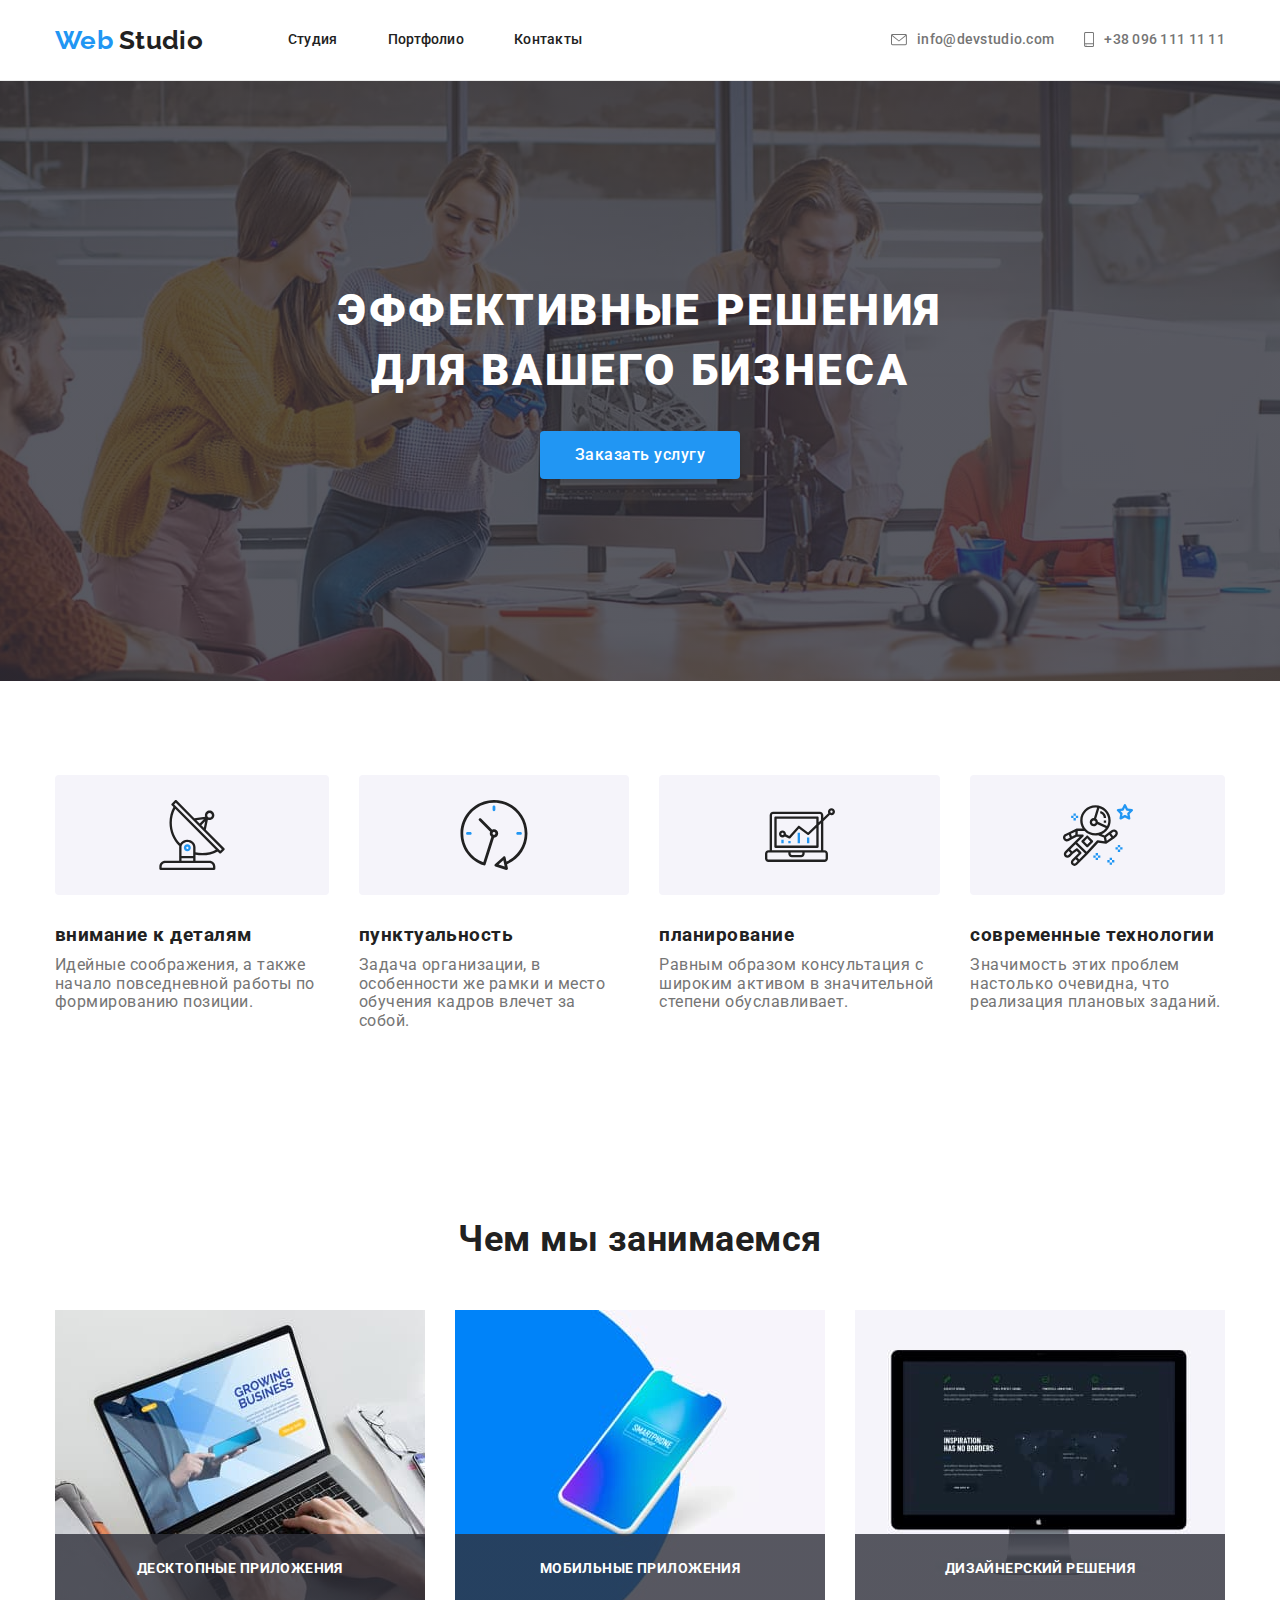
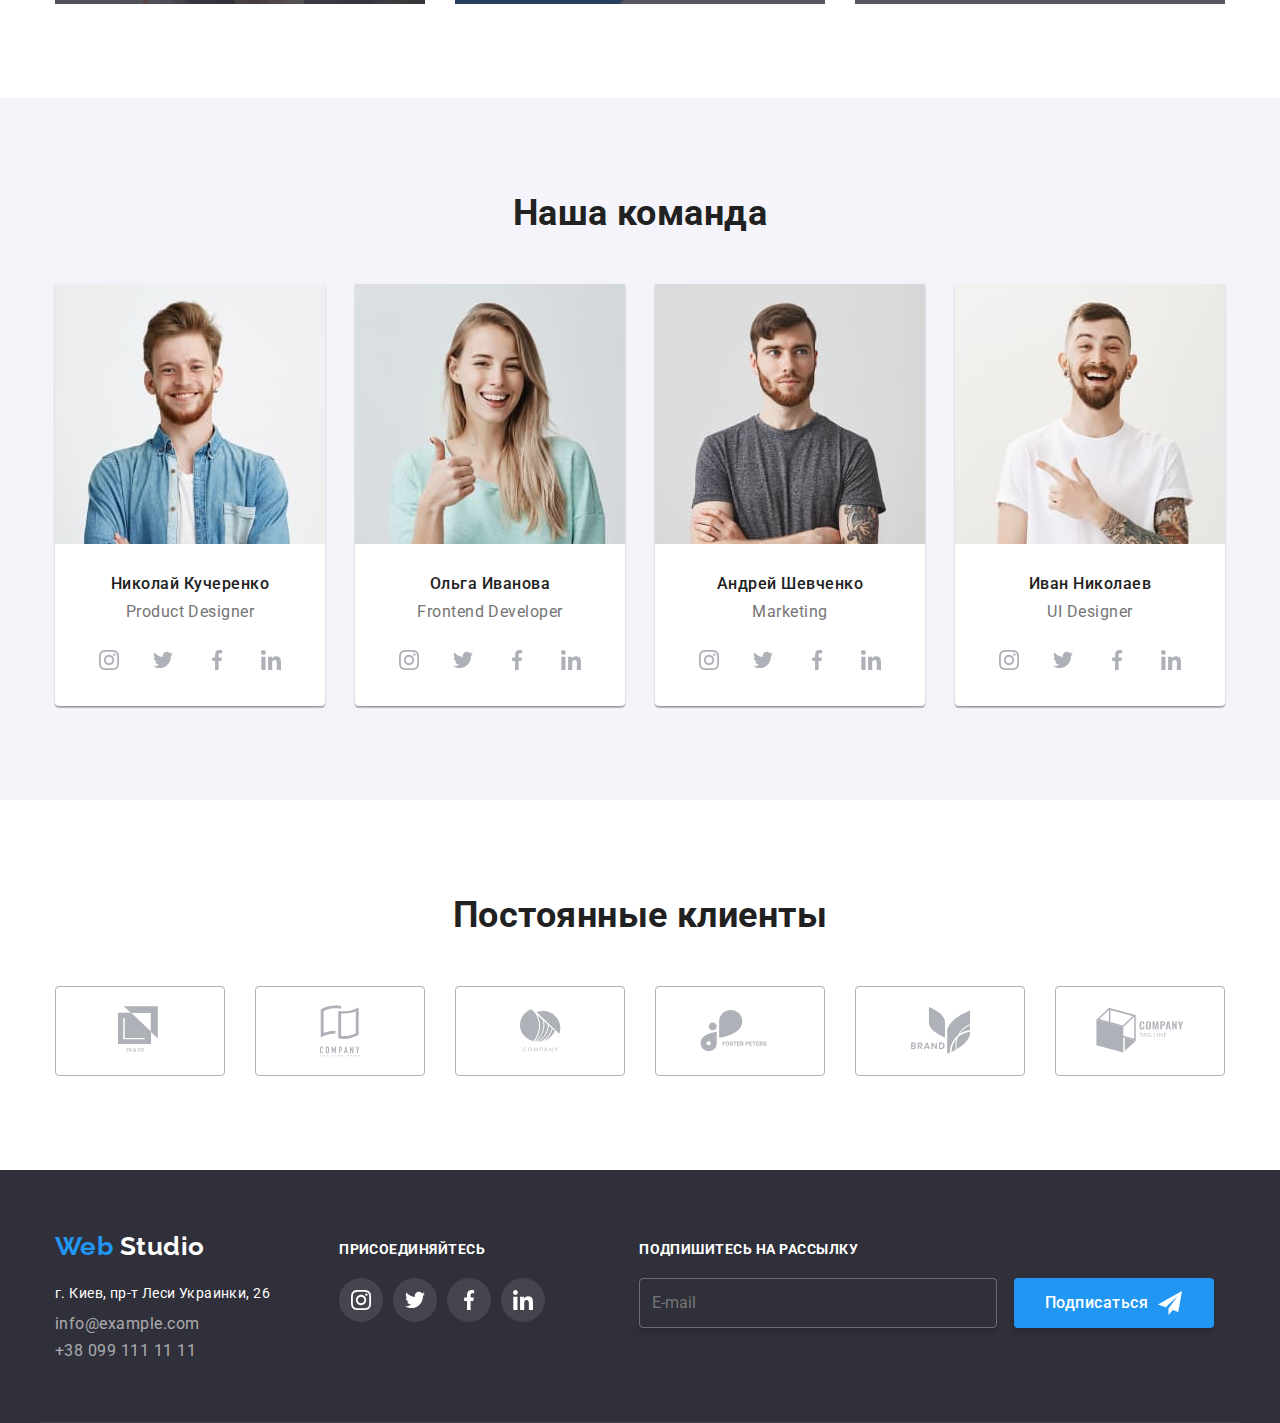
<file: index.html>
<!DOCTYPE html>
<html lang="ru">
  <head>
    <meta charset="UTF-8" />
    <meta name="viewport" content="width=device-width, initial-scale=1.0" />
    <title>Web Studio</title>
    <link
      href="https://fonts.googleapis.com/css2?family=Raleway:wght@700&family=Roboto:wght@400;500;700;900&display=swap"
      rel="stylesheet"
    />
    <link
      rel="stylesheet"
      href="https://cdnjs.cloudflare.com/ajax/libs/modern-normalize/0.6.0/modern-normalize.min.css"
    />
    <link rel="stylesheet" href="./css/styles.css" />
    <!-- <link rel="stylesheet" href="./css/development.css" /> -->
  </head>
  <body>
    <!-- Шапка сайта -->
    <header class="nav">
      <div class="container">
        <nav class="nav-links main">
          <a class="logo" href="./index.html">
            <span class="logo-web">Web</span>
            <span class="logo-studio">Studio</span>
          </a>
          <ul class="nav-list">
            <li class="nav-list-item"><a class="item" href="#">Студия</a></li>
            <li class="nav-list-item">
              <a class="item" href="./portfolio.html">Портфолио</a>
            </li>
            <li class="nav-list-item"><a class="item" href="#">Контакты</a></li>
          </ul>

          <ul class="adress">
            <li class="adress-list">
              <a class="adress-header" href="mailto:info@devstudio.com">
                <svg class="icon-header" width="16" height="12">
                  <use href="./images/sprite.svg#icon-letter"></use>
                </svg>
                info@devstudio.com</a
              >
            </li>
            <li class="adress-list">
              <a class="adress-header" href="tel:+380961111111">
                <svg class="icon-header" width="10" height="15">
                  <use href="./images/sprite.svg#icon-smartphone"></use>
                </svg>
                +38 096 111 11 11</a
              >
            </li>
          </ul>
        </nav>
      </div>
    </header>

    <main>
      <!-- Решения для бизнеса -->
      <section class="main-foto">
        <div class="container main">
          <h1 class="main-title">эффективные решения для вашего бизнеса</h1>
          <button class="button-primary" data-modal-open>
            Заказать услугу
          </button>

          <div class="backdrop is-hidden" data-modal>
            <div class="modal">
              <button class="button-modal" data-modal-close>
                <svg class="icon-modal">
                  <use href="./images/sprite-modal.svg#icon-modalclose"></use>
                </svg>
              </button>
              <b class="modal-text">Оставьте свои данные, мы вам перезвоним</b>

              <form class="form" autocomplete="off">
                <div class="form-field-backdrop">
                  <input
                    type="text"
                    id="name"
                    name="name"
                    class="form-input"
                    placeholder=" "
                  />
                  <label for="name" class="label-absolute">Имя</label>
                  <svg class="icon-modal-input">
                    <use
                      href="./images/sprite-modal.svg#icon-modalperson"
                    ></use>
                  </svg>
                </div>
                <div class="form-field-backdrop">
                  <input
                    type="tel"
                    id="tel"
                    name="tel"
                    class="form-input"
                    placeholder=" "
                  />
                  <label for="tel" class="label-absolute">Телефон</label>
                  <svg class="icon-modal-input">
                    <use href="./images/sprite-modal.svg#icon-modalphone"></use>
                  </svg>
                </div>
                <div class="form-field-backdrop">
                  <input
                    type="email"
                    id="email"
                    name="email"
                    class="form-input"
                    placeholder=" "
                  />
                  <label for="email" class="label-absolute">E-mail</label>
                  <svg class="icon-modal-input">
                    <use href="./images/sprite-modal.svg#icon-modalemail"></use>
                  </svg>
                </div>

                <div class="textarea-block">
                  <textarea
                    name="comment"
                    id="comment"
                    cols="30"
                    rows="10"
                    class="textarea-comment"
                    placeholder=" "
                  ></textarea>
                  <label for="comment" name="comment" class="comment"
                    >Комментарий
                  </label>
                </div>

                <div class="policy">
                  <label class="check">
                    <input type="checkbox" name="option" class="check-input" />
                    <span class="check-box"></span>
                    Соглашаюсь с рассылкой и принимаю
                  </label>

                  <a href="#">
                    <span class="policy-terms">Условия договора</span>
                  </a>
                </div>

                <button class="button-send" type="submit">Отправить</button>
              </form>
            </div>
          </div>
        </div>
      </section>

      <!-- Преимущества -->
      <section class="advantage">
        <div class="container">
          <h2 class="advantage-upper-title">Наши преимущества</h2>
          <ul class="list">
            <li class="list-advantage">
              <div>
                <svg class="icon-advantage">
                  <use href="./images/sprite.svg#icon-antenna"></use>
                </svg>
              </div>
              <h3 class="advantage-bottom-title">внимание к деталям</h3>
              <p class="advantage-words">
                Идейные соображения, а также начало повседневной работы по
                формированию позиции.
              </p>
            </li>
            <li class="list-advantage">
              <div>
                <svg class="icon-advantage">
                  <use href="./images/sprite.svg#icon-clock"></use>
                </svg>
              </div>
              <h3 class="advantage-bottom-title">пунктуальность</h3>
              <p class="advantage-words">
                Задача организации, в особенности же рамки и место обучения
                кадров влечет за собой.
              </p>
            </li>
            <li class="list-advantage">
              <div>
                <svg class="icon-advantage">
                  <use href="./images/sprite.svg#icon-diagram"></use>
                </svg>
              </div>
              <h3 class="advantage-bottom-title">планирование</h3>
              <p class="advantage-words">
                Равным образом консультация с широким активом в значительной
                степени обуславливает.
              </p>
            </li>
            <li class="list-advantage">
              <div>
                <svg class="icon-advantage">
                  <use href="./images/sprite.svg#icon-astronaut"></use>
                </svg>
              </div>
              <h3 class="advantage-bottom-title">современные технологии</h3>
              <p class="advantage-words">
                Значимость этих проблем настолько очевидна, что реализация
                плановых заданий.
              </p>
            </li>
          </ul>
        </div>
      </section>

      <!-- Чем мы занимаемся -->
      <section>
        <div class="container apps">
          <h2 class="margin-item">Чем мы занимаемся</h2>
          <ul class="list-employment">
            <li class="list-item">
              <div class="product-thumb">
                <a href="#">
                  <img
                    src="./images/notebook1.jpg"
                    alt="Ноутбук"
                    width="370"
                    height="294"
                  />

                  <p class="absolute">Десктопные приложения</p>
                </a>
              </div>
            </li>
            <li class="list-item">
              <div class="product-thumb">
                <a href="#">
                  <img
                    src="./images/smartphone2.jpg"
                    alt="Смартфон"
                    width="370"
                    height="294"
                  />
                  <p class="absolute">Мобильные приложения</p>
                </a>
              </div>
            </li>
            <li class="list-item">
              <div class="product-thumb">
                <a href="#">
                  <img
                    src="./images/monitor.jpg"
                    alt="Смартфон"
                    width="370"
                    height="294"
                  />
                  <p class="absolute">Дизайнерский решения</p>
                </a>
              </div>
            </li>
          </ul>
        </div>
      </section>

      <!-- Наша команда -->
      <section class="our-team">
        <div class="container team">
          <h3 class="margin-item">Наша команда</h3>
          <ul class="list-team" lang="en">
            <li class="list-item">
              <img
                src="./images/johnsmith1.jpg"
                alt="John Smith"
                width="270"
                height="260"
              />
              <p class="workers" lang="ru">Николай Кучеренко</p>
              <p class="speciality">Product Designer</p>
              <ul class="list-workers">
                <li>
                  <a class="social-links" href="#" aria-label="Instagram">
                    <svg class="icon">
                      <use href="./images/sprite.svg#icon-instagram"></use>
                    </svg>
                  </a>
                </li>
                <li>
                  <a class="social-links" href="#" aria-label="Twitter">
                    <svg class="icon">
                      <use href="./images/sprite.svg#icon-twitter"></use>
                    </svg>
                  </a>
                </li>
                <li>
                  <a class="social-links" href="#" aria-label="Facebook">
                    <svg class="icon">
                      <use href="./images/sprite.svg#icon-facebook"></use>
                    </svg>
                  </a>
                </li>
                <li>
                  <a class="social-links" href="#" aria-label="LinkedIn">
                    <svg class="icon">
                      <use href="./images/sprite.svg#icon-linkedin"></use>
                    </svg>
                  </a>
                </li>
              </ul>
            </li>
            <li class="list-item">
              <img
                src="./images/martastewart2.jpg"
                alt="Marta Stewart"
                width="270"
                height="260"
              />
              <p class="workers" lang="ru">Ольга Иванова</p>
              <p class="speciality">Frontend Developer</p>
              <ul class="list-workers">
                <li>
                  <a class="social-links" href="#" aria-label="Instagram">
                    <svg class="icon">
                      <use href="./images/sprite.svg#icon-instagram"></use>
                    </svg>
                  </a>
                </li>
                <li>
                  <a class="social-links" href="#" aria-label="Twitter">
                    <svg class="icon">
                      <use href="./images/sprite.svg#icon-twitter"></use>
                    </svg>
                  </a>
                </li>
                <li>
                  <a class="social-links" href="#" aria-label="Facebook">
                    <svg class="icon">
                      <use href="./images/sprite.svg#icon-facebook"></use>
                    </svg>
                  </a>
                </li>
                <li>
                  <a class="social-links" href="#" aria-label="LinkedIn">
                    <svg class="icon">
                      <use href="./images/sprite.svg#icon-linkedin"></use>
                    </svg>
                  </a>
                </li>
              </ul>
            </li>
            <li class="list-item">
              <img
                src="./images/robertjakis3.jpg"
                alt="Robert Jakis"
                width="270"
                height="260"
              />
              <p class="workers" lang="ru">Андрей Шевченко</p>
              <p class="speciality">Marketing</p>
              <ul class="list-workers">
                <li>
                  <a class="social-links" href="#" aria-label="Instagram">
                    <svg class="icon">
                      <use href="./images/sprite.svg#icon-instagram"></use>
                    </svg>
                  </a>
                </li>
                <li>
                  <a class="social-links" href="#" aria-label="Twitter">
                    <svg class="icon">
                      <use href="./images/sprite.svg#icon-twitter"></use>
                    </svg>
                  </a>
                </li>
                <li>
                  <a class="social-links" href="#" aria-label="Facebook">
                    <svg class="icon">
                      <use href="./images/sprite.svg#icon-facebook"></use>
                    </svg>
                  </a>
                </li>
                <li>
                  <a class="social-links" href="#" aria-label="LinkedIn">
                    <svg class="icon">
                      <use href="./images/sprite.svg#icon-linkedin"></use>
                    </svg>
                  </a>
                </li>
              </ul>
            </li>
            <li class="list-item">
              <img
                src="./images/martindoe4.jpg"
                alt="Martin Doe<"
                width="270"
                height="260"
              />
              <p class="workers" lang="ru">Иван Николаев</p>
              <p class="speciality">UI Designer</p>
              <ul class="list-workers">
                <li>
                  <a class="social-links" href="#" aria-label="Instagram">
                    <svg class="icon">
                      <use href="./images/sprite.svg#icon-instagram"></use>
                    </svg>
                  </a>
                </li>
                <li>
                  <a class="social-links" href="#" aria-label="Twitter">
                    <svg class="icon">
                      <use href="./images/sprite.svg#icon-twitter"></use>
                    </svg>
                  </a>
                </li>
                <li>
                  <a class="social-links" href="#" aria-label="Facebook">
                    <svg class="icon">
                      <use href="./images/sprite.svg#icon-facebook"></use>
                    </svg>
                  </a>
                </li>
                <li>
                  <a class="social-links" href="#" aria-label="LinkedIn">
                    <svg class="icon">
                      <use href="./images/sprite.svg#icon-linkedin"></use>
                    </svg>
                  </a>
                </li>
              </ul>
            </li>
          </ul>
        </div>
      </section>

      <!-- Постоянные клиенты -->
      <section>
        <div class="container clients">
          <h3 class="padding-item">Постоянные клиенты</h3>
          <ul class="list-clients" lang="en">
            <li class="clients-list-item">
              <a class="customers" href="#">
                <svg class="icon-customers" width="44px" height="49px">
                  <use href="./images/sprite.svg#icon-yaco"></use>
                </svg>
              </a>
            </li>
            <li class="clients-list-item">
              <a class="customers" href="#">
                <svg class="icon-customers" width="40px" height="52px">
                  <use href="./images/sprite.svg#icon-companyteglinehere"></use>
                </svg>
              </a>
            </li>
            <li class="clients-list-item">
              <a class="customers" href="#">
                <svg class="icon-customers" width="41px" height="43px">
                  <use href="./images/sprite.svg#icon-company"></use>
                </svg>
              </a>
            </li>
            <li class="clients-list-item">
              <a class="customers" href="#">
                <svg class="icon-customers" width="80px" height="42px">
                  <use href="./images/sprite.svg#icon-fosterpeters"></use>
                </svg>
              </a>
            </li>
            <li class="clients-list-item">
              <a class="customers" href="#">
                <svg class="icon-customers" width="59px" height="47px">
                  <use href="./images/sprite.svg#icon-brand"></use>
                </svg>
              </a>
            </li>
            <li class="clients-list-item">
              <a class="customers" href="#">
                <svg class="icon-customers" width="88px" height="45px">
                  <use href="./images/sprite.svg#icon-companytegline"></use>
                </svg>
              </a>
            </li>
          </ul>
        </div>
      </section>
    </main>

    <!-- Футер -->
    <footer class="footer">
      <div class="container">
        <div class="footer-container-first">
          <p class="logo-footer">
            <a href="#">
              <span class="logo-web">Web</span>
              <span class="logo-studio-footer">Studio</span>
            </a>
          </p>
          <address class="adress-footer">
            <a class="footer-contacts" href="#"
              >г. Киев, пр-т Леси Украинки, 26</a
            >
          </address>
          <ul class="footer-padding">
            <li class="footer-mail">
              <a href="mailto:info@example.com">info@example.com</a>
            </li>
            <li class="footer-tel">
              <a href="tel:+380991111111">+38 099 111 11 11</a>
            </li>
          </ul>
        </div>

        <div class="footer-flex">
          <div class="footer-container-second">
            <p class="connect"><b>присоединяйтесь</b></p>
            <ul class="footer-list">
              <li class="social-list">
                <a class="social-links-footer" href="#" aria-label="Instagram">
                  <svg class="icon instagram-footer">
                    <use href="./images/sprite.svg#icon-instagram"></use>
                  </svg>
                </a>
              </li>
              <li class="social-list">
                <a
                  class="social-links-footer twitter-footer"
                  href="#"
                  aria-label="Twitter"
                >
                  <svg class="icon twitter-footer">
                    <use href="./images/sprite.svg#icon-twitter"></use>
                  </svg>
                </a>
              </li>
              <li class="social-list">
                <a
                  class="social-links-footer facebook-footer"
                  href="#"
                  aria-label="Facebook"
                >
                  <svg class="icon facebook-footer">
                    <use href="./images/sprite.svg#icon-facebook"></use>
                  </svg>
                </a>
              </li>
              <li class="social-list">
                <a
                  class="social-links-footer linkedin-footer"
                  href="#"
                  aria-label="Linkedin"
                >
                  <svg class="icon linkedin-footer">
                    <use href="./images/sprite.svg#icon-linkedin"></use>
                  </svg>
                </a>
              </li>
            </ul>
          </div>

          <div class="footer-container-third">
            <b class="connect">Подпишитесь на рассылку</b>

            <form autocomplete="off">
              <input
                type="email"
                name="email"
                placeholder="E-mail"
                class="form-field"
              />

              <button class="button-footer" type="submit">Подписаться</button>
            </form>
          </div>
        </div>
      </div>
    </footer>

    <script src="./js/modal.js"></script>
  </body>
</html>
</file>
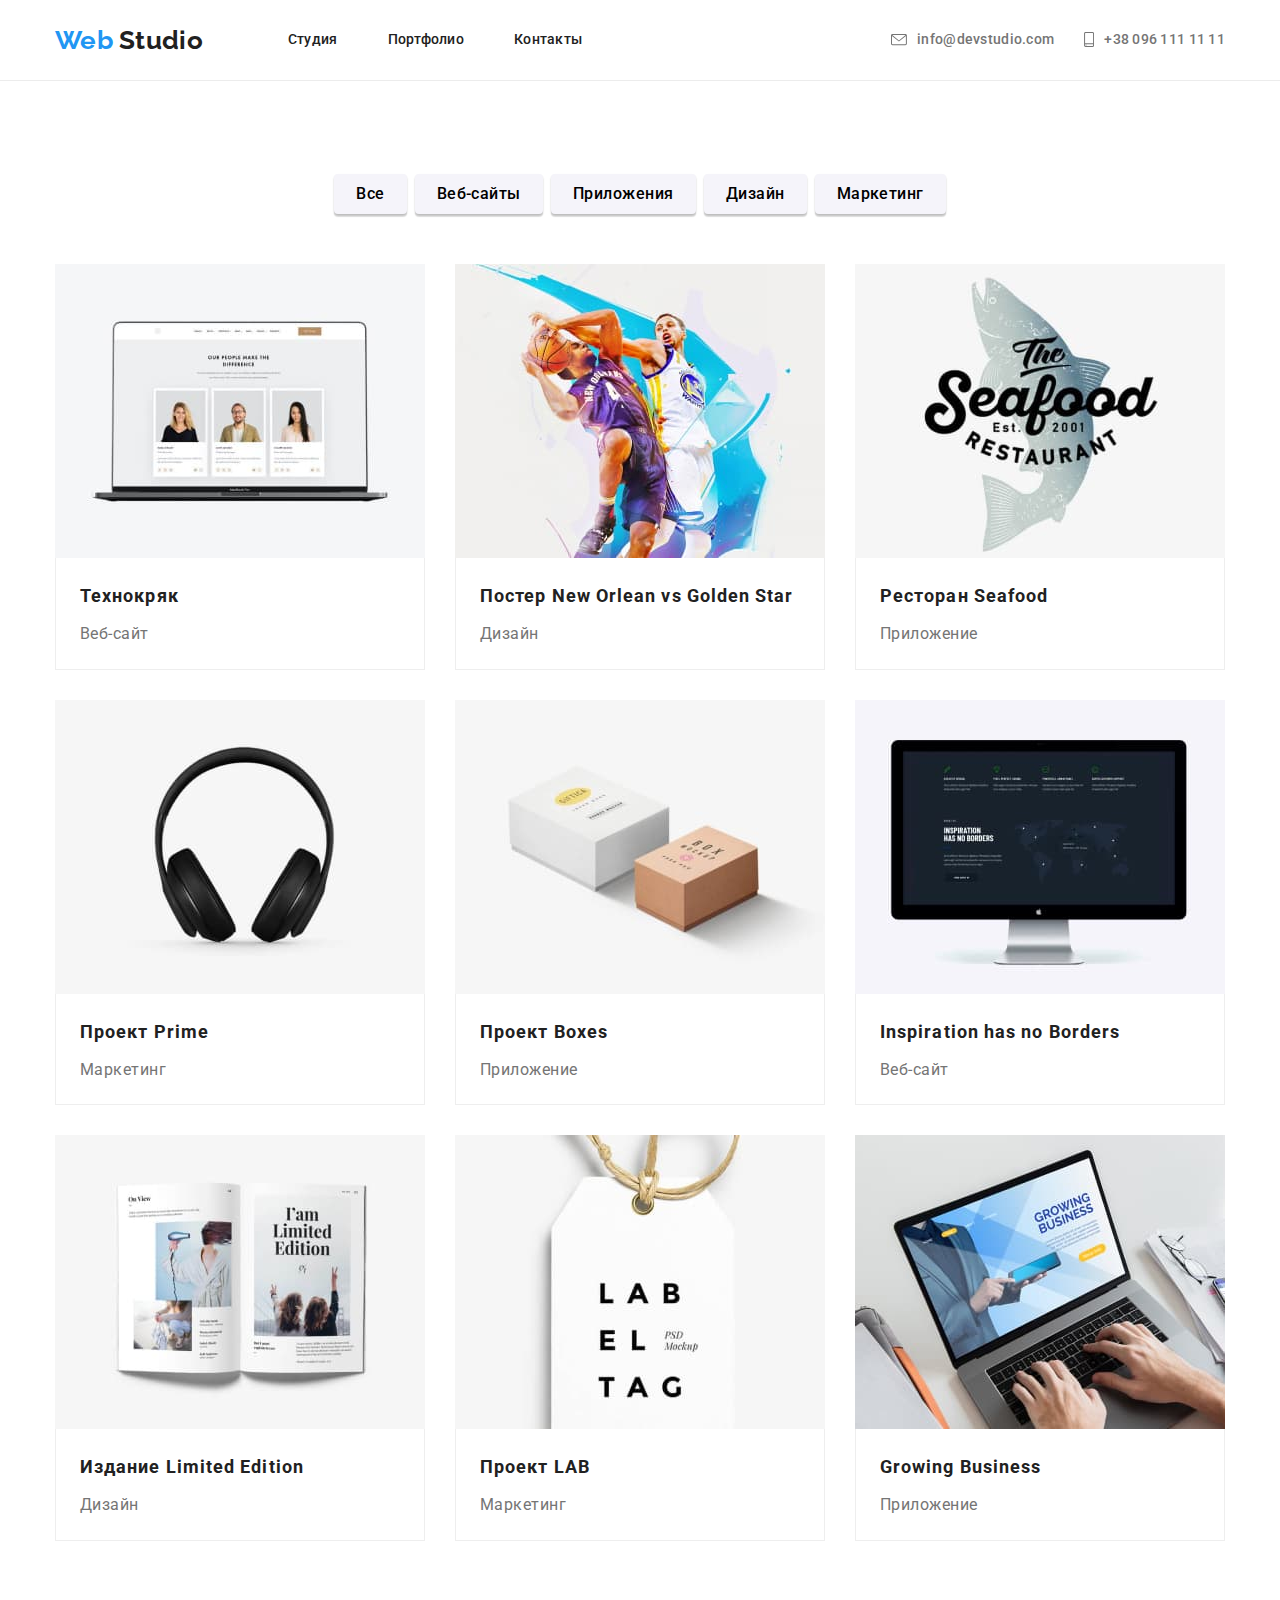
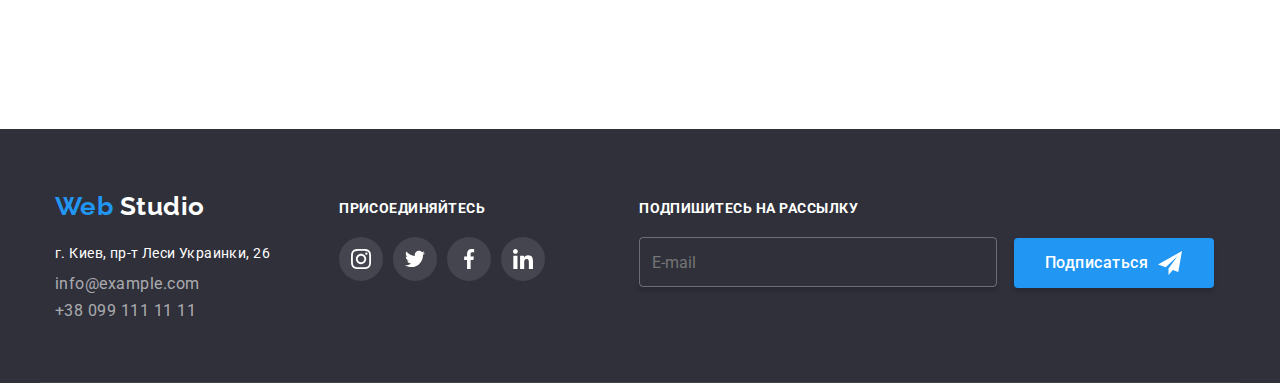
<file: portfolio.html>
<!DOCTYPE html>
<html lang="ru">
  <head>
    <meta charset="UTF-8" />
    <meta name="viewport" content="width=device-width, initial-scale=1.0" />
    <title>Portfolio</title>
    <link
      href="https://fonts.googleapis.com/css2?family=Raleway:wght@700&family=Roboto:wght@400;500;700;900&display=swap"
      rel="stylesheet"
    />
    <link
      rel="stylesheet"
      href="https://cdnjs.cloudflare.com/ajax/libs/modern-normalize/0.6.0/modern-normalize.min.css"
    />

    <link rel="stylesheet" href="./css/styles.css" />
    <!-- <link rel="stylesheet" href="./css/development.css" /> -->
  </head>
  <body>
    <!-- Шапка сайта -->
    <header class="nav">
      <div class="container">
        <nav class="nav-links main">
          <a class="logo" href="./index.html">
            <span class="logo-web">Web</span>
            <span class="logo-studio">Studio</span>
          </a>
          <ul class="nav-list">
            <li class="nav-list-item">
              <a class="item" href="./index.html">Студия</a>
            </li>
            <li class="nav-list-item">
              <a class="item" href="./portfolio.html">Портфолио</a>
            </li>
            <li class="nav-list-item"><a class="item" href="#">Контакты</a></li>
          </ul>

          <ul class="adress">
            <li class="adress-list">
              <a class="adress-header" href="mailto:info@devstudio.com">
                <svg class="icon-header" width="16" height="12">
                  <use href="./images/sprite.svg#icon-letter"></use>
                </svg>
                info@devstudio.com</a
              >
            </li>
            <li class="adress-list">
              <a class="adress-header" href="tel:+380961111111">
                <svg class="icon-header" width="10" height="15">
                  <use href="./images/sprite.svg#icon-smartphone"></use>
                </svg>
                +38 096 111 11 11</a
              >
            </li>
          </ul>
        </nav>
      </div>
    </header>

    <!-- Меин -->
    <main>
      <!-- Виды услуг -->
      <section class="container services">
        <h1 class="service-title">Наши работы</h1>
        <div class="service-div">
          <ul class="list-services">
            <li class="list-filter">
              <button class="filter" type="button">Все</button>
            </li>
            <li class="list-filter">
              <button class="filter" type="button">Веб-сайты</button>
            </li>
            <li class="list-filter">
              <button class="filter" type="button">
                Приложения
              </button>
            </li>
            <li class="list-filter">
              <button class="filter" type="button">Дизайн</button>
            </li>
            <li class="list-filter">
              <button class="filter" type="button">Маркетинг</button>
            </li>
          </ul>
        </div>

        <!-- Список проектов -->
        <div class="wrap-container">
          <ul class="list-projects">
            <li class="card">
              <a class="projects-item" href="#">
                <div class="projects-thumb">
                  <img
                    src="./images/technokryak.jpg"
                    alt="Сотрудники компании Технокряк"
                    width="370"
                    height="294"
                  />
                  <div class="projects-overlay">
                    <p class="hover-shadow">
                      Технокряк это современная площадка распространения
                      коронавируса. Компании используют эту платформу для
                      цифрового шпионажа и атак на защищённые сервера
                      конкурентов.
                    </p>
                  </div>
                </div>
                <div class="card-content">
                  <h2 class="title-projects">Технокряк</h2>
                  <p class="portfolio">Веб-сайт</p>
                </div>
              </a>
            </li>
            <li class="card">
              <a class="projects-item" href="#">
                <div class="projects-thumb">
                  <img
                    src="./images/neworleannba.jpg"
                    alt="Баскетболисты"
                    width="370"
                    height="294"
                  />
                  <div class="projects-overlay">
                    <p class="hover-shadow">
                      Технокряк это современная площадка распространения
                      коронавируса. Компании используют эту платформу для
                      цифрового шпионажа и атак на защищённые сервера
                      конкурентов.
                    </p>
                  </div>
                </div>
                <div class="card-content">
                  <h2 class="title-projects">
                    Постер New Orlean vs Golden Star
                  </h2>
                  <p class="portfolio">Дизайн</p>
                </div>
              </a>
            </li>
            <li class="card">
              <a class="projects-item" href="#">
                <div class="projects-thumb">
                  <img
                    src="./images/restoranseafood.jpg"
                    alt="Ресторан Seafood"
                    width="370"
                    height="294"
                  />
                  <div class="projects-overlay">
                    <p class="hover-shadow">
                      Технокряк это современная площадка распространения
                      коронавируса. Компании используют эту платформу для
                      цифрового шпионажа и атак на защищённые сервера
                      конкурентов.
                    </p>
                  </div>
                </div>
                <div class="card-content">
                  <h2 class="title-projects">Ресторан Seafood</h2>
                  <p class="portfolio">Приложение</p>
                </div>
              </a>
            </li>
            <li class="card">
              <a class="projects-item" href="#">
                <div class="projects-thumb">
                  <img
                    src="./images/proektprime.jpg"
                    alt="Наушники"
                    width="370"
                    height="294"
                  />
                  <div class="projects-overlay">
                    <p class="hover-shadow">
                      Технокряк это современная площадка распространения
                      коронавируса. Компании используют эту платформу для
                      цифрового шпионажа и атак на защищённые сервера
                      конкурентов.
                    </p>
                  </div>
                </div>
                <div class="card-content">
                  <h2 class="title-projects">Проект Prime</h2>
                  <p class="portfolio">Маркетинг</p>
                </div>
              </a>
            </li>
            <li class="card">
              <a class="projects-item" href="#">
                <div class="projects-thumb">
                  <img
                    src="./images/proektboxes.jpg"
                    alt="Две коробки"
                    width="370"
                    height="294"
                  />
                  <div class="projects-overlay">
                    <p class="hover-shadow">
                      Технокряк это современная площадка распространения
                      коронавируса. Компании используют эту платформу для
                      цифрового шпионажа и атак на защищённые сервера
                      конкурентов.
                    </p>
                  </div>
                </div>
                <div class="card-content">
                  <h2 class="title-projects">Проект Boxes</h2>
                  <p class="portfolio">Приложение</p>
                </div>
              </a>
            </li>
            <li class="card">
              <a class="projects-item" href="#">
                <div class="projects-thumb">
                  <img
                    src="./images/monitor.jpg"
                    alt="Монитор"
                    width="370"
                    height="294"
                  />
                  <div class="projects-overlay">
                    <p class="hover-shadow">
                      Технокряк это современная площадка распространения
                      коронавируса. Компании используют эту платформу для
                      цифрового шпионажа и атак на защищённые сервера
                      конкурентов.
                    </p>
                  </div>
                </div>
                <div class="card-content">
                  <h2 class="title-projects">Inspiration has no Borders</h2>
                  <p class="portfolio">Веб-сайт</p>
                  <!--  -->
                </div>
              </a>
            </li>
            <li class="card">
              <a class="projects-item" href="#">
                <div class="projects-thumb">
                  <img
                    src="./images/izdanielimited.jpg"
                    alt="Раскрытая книга"
                    width="370"
                    height="294"
                  />
                  <div class="projects-overlay">
                    <p class="hover-shadow">
                      Технокряк это современная площадка распространения
                      коронавируса. Компании используют эту платформу для
                      цифрового шпионажа и атак на защищённые сервера
                      конкурентов.
                    </p>
                  </div>
                </div>
                <div class="card-content">
                  <h2 class="title-projects">Издание Limited Edition</h2>
                  <p class="portfolio">Дизайн</p>
                </div>
              </a>
            </li>
            <li class="card">
              <a class="projects-item" href="#">
                <div class="projects-thumb">
                  <img
                    src="./images/proectlab.jpg"
                    alt="Лейба"
                    width="370"
                    height="294"
                  />
                  <div class="projects-overlay">
                    <p class="hover-shadow">
                      Технокряк это современная площадка распространения
                      коронавируса. Компании используют эту платформу для
                      цифрового шпионажа и атак на защищённые сервера
                      конкурентов.
                    </p>
                  </div>
                </div>
                <div class="card-content">
                  <h2 class="title-projects">Проект LAB</h2>
                  <p class="portfolio">Маркетинг</p>
                </div>
              </a>
            </li>
            <li class="card">
              <a class="projects-item" href="#">
                <div class="projects-thumb">
                  <img
                    src="./images/growingbusiness.jpg"
                    alt="Ноутбук"
                    width="370"
                    height="294"
                  />
                  <div class="projects-overlay">
                    <p class="hover-shadow">
                      Технокряк это современная площадка распространения
                      коронавируса. Компании используют эту платформу для
                      цифрового шпионажа и атак на защищённые сервера
                      конкурентов.
                    </p>
                  </div>
                </div>
                <div class="card-content">
                  <h2 class="title-projects">Growing Business</h2>
                  <p class="portfolio">Приложение</p>
                </div>
              </a>
            </li>
          </ul>
        </div>
      </section>
    </main>

    <!-- Футер -->
    <footer class="footer">
      <div class="container">
        <div class="footer-container-first">
          <p class="logo-footer">
            <a href="#">
              <span class="logo-web">Web</span>
              <span class="logo-studio-footer">Studio</span>
            </a>
          </p>
          <address class="adress-footer">
            <a class="footer-contacts" href="#"
              >г. Киев, пр-т Леси Украинки, 26</a
            >
          </address>
          <ul class="footer-padding">
            <li class="footer-mail">
              <a href="mailto:info@example.com">info@example.com</a>
            </li>
            <li class="footer-tel">
              <a href="tel:+380991111111">+38 099 111 11 11</a>
            </li>
          </ul>
        </div>

        <div class="footer-flex">
          <div class="footer-container-second">
            <p class="connect"><b>присоединяйтесь</b></p>
            <ul class="footer-list">
              <li class="social-list">
                <a class="social-links-footer" href="#" aria-label="Instagram">
                  <svg class="icon instagram-footer">
                    <use href="./images/sprite.svg#icon-instagram"></use>
                  </svg>
                </a>
              </li>
              <li class="social-list">
                <a
                  class="social-links-footer twitter-footer"
                  href="#"
                  aria-label="Twitter"
                >
                  <svg class="icon twitter-footer">
                    <use href="./images/sprite.svg#icon-twitter"></use>
                  </svg>
                </a>
              </li>
              <li class="social-list">
                <a
                  class="social-links-footer facebook-footer"
                  href="#"
                  aria-label="Facebook"
                >
                  <svg class="icon facebook-footer">
                    <use href="./images/sprite.svg#icon-facebook"></use>
                  </svg>
                </a>
              </li>
              <li class="social-list">
                <a
                  class="social-links-footer linkedin-footer"
                  href="#"
                  aria-label="Linkedin"
                >
                  <svg class="icon linkedin-footer">
                    <use href="./images/sprite.svg#icon-linkedin"></use>
                  </svg>
                </a>
              </li>
            </ul>
          </div>

          <div class="footer-container-third">
            <b class="connect">Подпишитесь на рассылку</b>

            <form autocomplete="off">
              <input
                type="email"
                name="email"
                placeholder="E-mail"
                class="form-field"
              />

              <button class="button-footer" type="submit">Подписаться</button>
            </form>
          </div>
        </div>
      </div>
    </footer>
  </body>
</html>
</file>
<file: css/styles.css>
:root {
  --title-text-color-primary: #212121;
  --title-text-color-secondary: #757575;
  --accent-color: #2196f3;
  --primary-white-color: #ffffff;
  --secondary-gray-color: #f5f4fa;
  --footer-color: #2f303a;
  --timing-function: cubic-bezier(0.4, 0, 0.2, 1);
  --animation-duration: 250ms;
  --svg-main-color: #afb1b8;
}

html {
  box-sizing: border-box;
}

*,
*:before,
*:after {
  box-sizing: inherit;
}

/* Основные цвета на странице */
body {
  background-color: var(--primary-white-color);
  color: var(--title-text-color-primary);
  font-family: Roboto, sans-serif;
  letter-spacing: 0.03em;
}

button {
  border: none;
  outline: none;
  background-color: none;

  font-family: inherit;
  font-weight: 500;
  font-size: 16px;
  line-height: 1.62;
  letter-spacing: 0.03em;

  cursor: pointer;
}

a {
  text-decoration: none;
  color: inherit;
}

address {
  font-style: inherit;
}

* {
  margin: 0;
  padding: 0;
}

footer {
  background-color: var(--footer-color);
}

img {
  display: block;
  min-width: 100%;
  height: auto;
}
/* Хэдер INDEX и PORTFOLIO*/
.nav {
  font-weight: 500;
  font-size: 14px;
  line-height: 1.14;
  letter-spacing: 0.02em;
  margin: auto;

  border-bottom: 1px solid #ececec;
}

.container {
  padding-left: 15px;
  padding-right: 15px;

  width: 1200px;

  margin: auto;
}

.container.main,
.container.apps,
.container.team,
.container.clients {
  text-align: center;
}

.container-footer {
  display: flex;
  align-items: center;
}

.our-team {
  background-color: var(--secondary-gray-color);
}

.margin-item {
  padding-top: 94px;
  padding-bottom: 50px;

  font-size: 36px;
  line-height: 1.17;
}

.nav-links {
  display: flex;
  align-items: center;
}

.services {
  margin-bottom: 94px;
}

.service-div {
  display: flex;
  justify-content: center;

  padding-top: 93px;
  padding-bottom: 50px;
}

.padding-item {
  padding-top: 94px;
  padding-bottom: 50px;

  font-size: 36px;
  line-height: 1.17;
}

/* Лого INDEX и PORTFOLIO*/
.logo {
  display: block;
  margin-right: 85px;

  font-family: Raleway;
  font-weight: 700;
  font-size: 26px;
  line-height: 1.19;
}

.logo-web {
  color: var(--accent-color);
}

.logo-studio {
  color: var(--title-text-color-primary);
}

.logo-footer {
  margin-bottom: 20px;

  font-family: Raleway;
  font-weight: 700;
  font-size: 26px;
  line-height: 1.19;
  text-decoration: none;
}

.logo-studio-footer {
  color: var(--primary-white-color);
}

/* Навигация */

.nav-list {
  list-style: none;

  display: flex;
}

.nav-list-item {
  margin-right: 50px;
}

.nav-list-item:last-child {
  margin-right: 0;
}

.item {
  position: relative;
  display: block;
  padding-top: 32px;
  padding-bottom: 32px;

  color: var(--title-text-color-primary);
  text-decoration: none;

  transition: color var(--animation-duration) var(--timing-function);
}

.item:hover,
.item:focus {
  color: var(--accent-color);
}

.item:after,
.item:after {
  position: absolute;
  content: "";
  bottom: 0;
  left: 0;

  opacity: 0;

  height: 4px;
  width: 100%;
  background-color: var(--accent-color);
  border-radius: 2px;

  transition: opacity var(--animation-duration) var(--timing-function);
}

.item:hover:after,
.item:focus:after {
  opacity: 1;
}

/* Адресс INDEX и PORTFOLIO */

.adress {
  list-style: none;

  display: flex;
  margin-left: auto;
}

.adress-list {
  margin-right: 30px;
}

.adress-list:last-child {
  margin-right: 0;
}

.adress-header {
  color: var(--title-text-color-secondary);

  display: inline-flex;
  align-items: center;
  padding-top: 32px;
  padding-bottom: 32px;

  transition: --color4 var(--animation-duration) var(--timing-function),
    color var(--animation-duration) var(--timing-function);
}

.adress-header:hover,
.adress-header:focus-within {
  color: var(--accent-color);
  --color4: var(--accent-color);
}

/* Оформление иконок Studio */

.social-links {
  display: flex;
  justify-content: center;
  align-items: center;
  height: 44px;
  width: 44px;

  border-radius: 50%;

  padding: 0;
  border: none;

  transition: background-color var(--animation-duration) var(--timing-function),
    --color3 var(--animation-duration) var(--timing-function);
}

.social-links:hover,
.social-links:focus {
  background-color: var(--accent-color);
  --color3: var(--primary-white-color);
}

.icon {
  width: 20px;
  height: 20px;

  fill: var(--svg-main-color);
  transition: fill var(--animation-duration) var(--timing-function);
}

.icon-header {
  margin-right: 10px;
  fill: currentColor;
}

.social-links:hover .icon,
.social-links:focus .icon {
  fill: var(--primary-white-color);
}

/* Оформление ИКОНОК в НАШИ КЛИЕНТЫ */

.icon-customers {
  fill: var(--svg-main-color);
  transition: fill var(--animation-duration) var(--timing-function);
}

.customers:hover .icon-customers,
.customers:focus .icon-customers {
  fill: var(--accent-color);
}

.adress-footer {
  color: var(--primary-white-color);
  padding-bottom: 9px;
}

.footer-contacts {
  font-size: 14px;
  line-height: 1.71;

  letter-spacing: 0.03em;

  color: var(--primary-white-color);

  transition: color var(--animation-duration) var(--timing-function);
}

.footer-contacts:hover,
.footer-contacts:focus {
  color: var(--accent-color);
}

.footer-mail {
  color: rgba(255, 255, 255, 0.6);
  padding-bottom: 9px;
  transition: color var(--animation-duration) var(--timing-function);
}

.footer-mail:hover,
.footer-mail:focus-within {
  color: var(--accent-color);
}

.footer-tel {
  color: rgba(255, 255, 255, 0.6);
  transition: color var(--animation-duration) var(--timing-function);
}

.footer-tel:hover,
.footer-tel:focus-within {
  color: var(--accent-color);
}

.footer-padding {
  /* padding-bottom: 28px; */
  list-style: none;
}

/* Main INDEX */

.main-title {
  color: var(--primary-white-color);

  font-weight: 900;
  font-size: 44px;
  line-height: 1.36;
  letter-spacing: 0.06em;
  text-transform: uppercase;

  padding-top: 200px;
  padding-bottom: 30px;

  width: 696px;

  margin-left: auto;
  margin-right: auto;
}

.button-primary {
  display: inline-block;

  min-width: 200px;

  margin-bottom: 200px;

  border-radius: 4px;

  box-shadow: 0px 4px 4px rgba(0, 0, 0, 0.15);

  line-height: 3;

  color: var(--primary-white-color);
  background-color: var(--accent-color);

  transition: color var(--animation-duration) var(--timing-function),
    background-color var(--animation-duration) var(--timing-function);
}

.button-primary:hover {
  color: var(--accent-color);
  background-color: var(--primary-white-color);
}

/* Main PORTFOLIO */

.filter {
  background-color: var(--secondary-gray-color);
  font-weight: 500;
  font-size: 16px;
  line-height: 1.73;

  border-radius: 4px;

  box-shadow: 0px 2px 2px rgba(0, 0, 0, 0.12), 0px 1px 2px rgba(0, 0, 0, 0.08),
    0px 3px 1px rgba(0, 0, 0, 0.1);

  padding: 6px 22px;

  transition: color var(--animation-duration) var(--timing-function),
    background-color var(--animation-duration) var(--timing-function);
}

.filter:hover,
.filter:focus {
  color: var(--primary-white-color);
  background-color: var(--accent-color);
}

.filter-item {
  margin-bottom: 50px;
}

.list-filter {
  margin-right: 8px;
}

.list-filter:last-child {
  margin-right: 0;
}

.list-projects {
  list-style: none;
  display: flex;
  flex-wrap: wrap;
}

.wrap-container {
  padding-bottom: 94px;
}

.projects-item {
  text-decoration: none;
  display: block;
}

.title-projects {
  font-size: 18px;
  line-height: 2;
  letter-spacing: 0.06em;

  padding-bottom: 5px;
}

.portfolio {
  color: var(--title-text-color-secondary);
  font-size: 16px;
  line-height: 1.87;
}

.card {
  width: 370px;
  margin-right: 30px;
  margin-bottom: 30px;
}

.card-content {
  border-left: 1px solid #eeeeee;
  border-right: 1px solid #eeeeee;
  border-bottom: 1px solid #eeeeee;
  padding: 20px 24px;
}

.card:nth-child(3n) {
  margin-right: 0;
}

.card:nth-last-child(-n + 3) {
  margin-bottom: 0;
}

.card:hover {
  box-shadow: 1px 4px 6px rgba(0, 0, 0, 0.16), 0px 4px 4px rgba(0, 0, 0, 0.06),
    0px 1px 1px rgba(0, 0, 0, 0.12);
}

/* Блок с картинкой в карточке */

.projects-thumb {
  position: relative;
  overflow: hidden;
}

.projects-overlay {
  position: absolute;

  width: 100%;
  height: 100%;

  background-color: rgba(33, 150, 243, 0.9);
  color: var(--primary-white-color);

  transition: transform var(--animation-duration) var(--timing-function);
}

.card:hover .projects-overlay,
.card:focus-within .projects-overlay {
  transform: translateY(-100%);
}

.hover-shadow {
  position: absolute;
  display: flex;

  padding: 63px 24px;
  font-size: 18px;
  line-height: 1.56;
}

.service-title {
  display: none;
}

/* Преимущества INDEX */

.advantage {
  color: var(--title-text-color-primary);
}

.advantage-upper-title {
  position: absolute;
  width: 1px;
  height: 1px;
  margin: -1px;
  border: 0;
  padding: 0;
  clip: rect(0 0 0 0);
  overflow: hidden;
}

.advantage-bottom-title {
  margin-bottom: 10px;
}

.list {
  list-style: none;
  display: flex;

  padding-top: 94px;
  padding-bottom: 94px;
}

.list-employment {
  list-style: none;
  display: flex;

  padding-bottom: 94px;
}

.list-team {
  list-style: none;
  display: flex;

  padding-bottom: 94px;
}

.list-services {
  list-style: none;
  display: flex;
}

.clients-list-item {
  display: block;
  margin-right: 30px;
  background-color: #ffffff;
}

.list-item {
  display: block;
  margin-right: 30px;
  background-color: #ffffff;
}

.list-advantage {
  margin-right: 30px;
}

.list-advantage:last-child {
  margin: 0;
}

/* Оформление иконок */

.list-advantage div {
  display: flex;
  justify-content: center;
  align-items: center;
  height: 120px;
  background-color: var(--secondary-gray-color);
  border-radius: 4px;

  margin-bottom: 30px;
}

.icon-advantage {
  width: 70px;
  height: 70px;
}

.list-team > .list-item {
  box-shadow: 0px 2px 1px rgba(0, 0, 0, 0.2), 0px 1px 1px rgba(0, 0, 0, 0.14),
    0px 1px 3px rgba(0, 0, 0, 0.12);
  border-radius: 0px 0px 4px 4px;
}

.list-item:last-child {
  margin-right: 0;
}

.list-clients {
  list-style: none;
  display: flex;
  justify-content: space-between;

  padding-bottom: 94px;
}

.list-workers {
  list-style: none;
  display: flex;
  justify-content: center;

  padding-bottom: 24px;
}

.list-workers > li {
  margin-right: 10px;
}

.list-workers > li:last-child {
  margin-right: 0;
}

.advantage-words {
  color: var(--title-text-color-secondary);
}

/* Наша команда INDEX */

.workers {
  font-weight: 500;
  font-size: 16px;
  line-height: 1.19;

  padding-top: 30px;
  padding-bottom: 10px;
}

.speciality {
  color: var(--title-text-color-secondary);

  padding-bottom: 16px;
}

/* Клиенты INDEX */

.customers {
  display: flex;
  justify-content: center;
  align-items: center;
  width: 170px;
  height: 90px;
  color: var(--title-text-color-secondary);

  border: 1px solid #afb1b8;
  box-sizing: border-box;
  border-radius: 4px;

  transition: --color2 var(--animation-duration) var(--timing-function),
    --color3 var(--animation-duration) var(--timing-function),
    border-color var(--animation-duration) var(--timing-function);
}

.customers:hover,
.customers:focus {
  border-color: var(--accent-color);
  --color2: var(--accent-color);
  --color3: var(--accent-color);
}

/* Футер INDEX и PORTFOLIO */

footer > .container {
  display: flex;
  align-items: center;

  border-bottom: 1px solid rgba(255, 255, 255, 0.1);
}

.connect {
  color: var(--primary-white-color);
  font-size: 14px;
  line-height: 1.14;
  text-transform: uppercase;

  padding-bottom: 20px;
}

.footer-list {
  list-style: none;
  display: flex;
}

.footer-container-first {
  margin-bottom: 60px;
  margin-top: 60px;

  margin-right: 69px;
}

.footer-container-second {
  margin-right: 94px;
}

.footer-container-third {
  display: flex;
  flex-direction: column;
}

.social-links-footer {
  display: flex;
  justify-content: center;
  align-items: center;
  height: 44px;
  width: 44px;

  background-color: rgba(255, 255, 255, 0.1);
  border-radius: 50%;
  color: var(--primary-white-color);

  padding: 0;
  border: none;

  transition: background-color var(--animation-duration) var(--timing-function);
}

.social-list:hover .social-links-footer,
.social-list:focus-within .socila-links-footer {
  background-color: var(--accent-color);
}

.instagram-footer,
.twitter-footer,
.facebook-footer,
.linkedin-footer {
  fill: var(--primary-white-color);
}

.social-list {
  margin-right: 10px;
}

.social-list:last-child {
  margin-right: 0;
}

.copyright {
  color: rgba(255, 255, 255, 0.4);

  font-size: 12px;
  line-height: 2;

  padding-top: 18px;
  padding-bottom: 21px;

  text-align: center;
}

footer > .container {
  border-bottom: 1px solid rgba(255, 255, 255, 0.1);
}

/* Фоновое изображение */
.main-foto {
  height: 600px;
  max-width: 1600px;
  background-image: linear-gradient(
      to right,
      rgba(47, 48, 58, 0.8),
      rgba(47, 48, 58, 0.8)
    ),
    url("../images/header.jpg");
  background-color: #2f303a;

  background-position: center;
  background-size: cover;
  background-repeat: no-repeat;

  margin-right: auto;
  margin-left: auto;
  background-position: center;
}

/* Текст поверх картинки в Чем мы занимаемся */

.product-thumb {
  position: relative;
}

.absolute {
  display: flex;
  align-items: center;
  justify-content: center;

  position: absolute;
  bottom: 0;
  left: 50%;
  transform: translateX(-50%);

  min-width: 100%;
  min-height: 70px;
  font-weight: bold;
  font-size: 14px;
  line-height: 1.14;
  letter-spacing: 0.03em;
  text-transform: uppercase;
  color: var(--primary-white-color);

  background-image: linear-gradient(
    to right,
    rgba(47, 48, 58, 0.8),
    rgba(47, 48, 58, 0.8)
  );
}

/* Оформление формы в футере */

.form-field {
  padding: 18px 12px;
  margin-right: 12px;
  height: 50px;
  min-width: 358px;

  color: var(--primary-white-color);
  background-color: transparent;
  border: 1px solid rgba(255, 255, 255, 0.3);
  box-shadow: 0px 4px 4px rgba(0, 0, 0, 0.15);
  border-radius: 4px;
}

.button-footer {
  position: relative;
  display: inline-flex;
  justify-content: center;
  align-items: center;
  padding: 10px 29px;

  /* margin-top: 93px; */
  /* margin-bottom: 50px; */
  width: 200px;
  height: 50px;

  box-shadow: 0px 4px 4px rgba(0, 0, 0, 0.15);
  border-radius: 4px;

  background-color: var(--accent-color);
  color: var(--primary-white-color);

  transition: color var(--animation-duration) var(--timing-function),
    background-color var(--animation-duration) var(--timing-function);

  overflow: hidden;
}

.button-footer:after {
  content: "";
  display: inline-block;
  width: 24px;
  height: 24px;
  margin-left: 10px;

  background-image: url(../images/sendfooter.svg);

  transition: transform var(--animation-duration) var(--timing-function);
}

.button-footer:before {
  position: absolute;
  left: 135px;
  content: "";
  display: inline-block;
  width: 24px;
  height: 24px;
  margin-left: 10px;

  background-image: url(../images/sendfooter2.svg);

  transform: translateY(40px);

  transition: transform var(--animation-duration) var(--timing-function);
}

.button-footer:hover::after,
.buttom-footer:focus:after {
  transform: translateY(-40px);
}

.button-footer:hover::before,
.button-footer:focus::before {
  transform: translateY(0px);
}

.button-footer:hover,
.button-footer:focus {
  background-color: var(--primary-white-color);
  color: var(--accent-color);
}

.modal-text {
  font-weight: 700;
  font-size: 20px;
  line-height: 1.15;

  margin-bottom: 12px;
}

.footer-flex {
  display: flex;
  align-items: baseline;
  justify-content: center;

  margin-top: 72px;
  margin-bottom: 94px;
}

/* Оформление бэкдропа в основной секции */

.backdrop {
  position: fixed;
  top: 0;
  left: 0;
  width: 100%;
  height: 100%;
  background-color: rgba(0, 0, 0, 0.2);

  transition: var(--animation-duration) var(--timing-function);

  z-index: 1;
}

.backdrop.is-hidden {
  opacity: 0;
  pointer-events: none;
}

.modal {
  position: absolute;
  top: 50%;
  left: 50%;
  transform: translate(-50%, -50%);

  padding: 40px;
  min-height: 581px;
  min-width: 528px;

  background-color: var(--primary-white-color);
  box-shadow: 0px 2px 1px rgba(0, 0, 0, 0.2), 0px 1px 1px rgba(0, 0, 0, 0.14),
    0px 1px 3px rgba(0, 0, 0, 0.12);
  border-radius: 4px;
}

/* Оформление модального окна при бэкдропе */

.form {
  margin-top: 30px;
}

.form textarea {
  resize: none;
  min-width: 100%;
  min-height: 120px;

  border: 1px solid rgba(33, 33, 33, 0.2);
  border-radius: 4px;
}

.form-field-backdrop {
  position: relative;
  margin-bottom: 28px;
}

.label-absolute {
  position: absolute;

  font-size: 14px;
  line-height: 1.5;
  letter-spacing: 0.01em;

  top: 50%;
  left: 42px;

  transform: translateY(-50%);

  transition: transform var(--animation-duration) var(--timing-function),
    color var(--animation-duration) var(--timing-function),
    font-size var(--animation-duration) var(--timing-function),
    line-height var(--animation-duration) var(--timing-function);
}

.form-input:hover + .label-absolute,
.form-input:focus + .label-absolute,
.form-input:not(:placeholder-shown) + .label-absolute {
  transform: translate(-20px, -40px);

  font-size: 12px;
  line-height: 1.17;

  color: var(--accent-color);
}

.form-field-backdrop .form-input {
  height: 40px;
  width: 100%;

  padding: 16px 12px 16px 42px;

  border: 1px solid rgba(33, 33, 33, 0.2);
  border-radius: 4px;

  outline: none;
}

.form-field-backdrop:first-child {
  margin-top: 12px;
}

.textarea-block {
  position: relative;

  margin-bottom: 20px;
}

.textarea-comment {
  width: 448px;
  height: 120px;

  padding: 12px 16px;

  outline: none;
}

.textarea-comment:focus {
  border-color: var(--accent-color);
}

.comment {
  position: absolute;

  font-size: 14px;
  line-height: 1.15;

  top: 12px;
  left: 16px;

  transition: transform var(--animation-duration) var(--timing-function),
    color var(--animation-duration) var(--timing-function),
    font-size var(--animation-duration) var(--timing-function),
    line-height var(--animation-duration) var(--timing-function),
    border-color var(--animation-duration) var(--timing-function);
}

.textarea-comment:hover + .comment,
.textarea-comment:focus + .comment,
.textarea-comment:not(:placeholder-shown) + .comment {
  transform: translateY(-32px);

  font-size: 12px;
  line-height: 1.17;

  color: var(--accent-color);
  border-color: var(--accent-color);
}

.policy {
  margin-bottom: 30px;
}

.policy-terms {
  text-decoration-line: underline;

  color: var(--accent-color);

  font-size: 14px;
  line-height: 24px;

  transition: color var(--animation-duration) var(--timing-function);
}

.policy-terms:hover,
a:focus > .policy-terms {
  color: green;
}

.button-send {
  display: inline-block;

  min-width: 200px;

  border-radius: 4px;

  box-shadow: 0px 4px 4px rgba(0, 0, 0, 0.15);

  line-height: 3;

  color: var(--primary-white-color);
  background-color: var(--accent-color);

  transition: color var(--animation-duration) var(--timing-function),
    background-color var(--animation-duration) var(--timing-function);
}

.button-send:hover,
.button-send:focus {
  color: var(--accent-color);
  background-color: var(--primary-white-color);
}

/* Оформление иконок в бэкдропе */

.icon-modal {
  position: absolute;
  width: 11px;
  height: 11px;

  transition: fill var(--animation-duration) var(--timing-function);
}

.button-modal {
  display: flex;
  justify-content: center;
  align-items: center;
  position: absolute;

  width: 30px;
  height: 30px;

  right: 8px;
  top: 8px;

  background: var(--primary-white-color);
  border-radius: 50%;
  border: 1px solid rgba(0, 0, 0, 0.1);
}

.button-modal:hover > .icon-modal {
  fill: var(--accent-color);
}

.icon-modal-input {
  position: absolute;

  width: 18px;
  height: 18px;

  transition: fill var(--animation-duration) var(--timing-function);

  top: 50%;
  left: 16px;
  transform: translateY(-50%);
}

.form-input:hover ~ .icon-modal-input,
.form-input:focus ~ .icon-modal-input,
.form-input:not(:placeholder-shown) ~ .icon-modal-input {
  fill: var(--accent-color);
}

.form-input:focus {
  border-color: var(--accent-color);
}

/* Оформление кастомного чекбокса */

.check {
  margin-bottom: 30px;
  padding-left: 1.2em;

  font-size: 14px;
  line-height: 24px;

  color: var(--title-text-color-secondary);
}

.check-input {
  position: absolute;
  widows: 1px;
  height: 1px;
  overflow: hidden;
  clip: rect(0 0 0 0);
}

.check-box {
  position: absolute;

  margin-top: 0.5em;
  margin-left: -1em;
  width: 0.6em;
  height: 0.6em;
  box-shadow: 0 0 0 0.1em var(--accent-color);
  border-radius: 0.05em;

  background-color: var(--primary-white-color);

  transition: background-color var(--animation-duration) var(--timing-function),
    box-shadow var(--animation-duration) var(--timing-function);
}

.check-input:checked + .check-box {
  background-color: var(--accent-color);
  background-image: url(../images/check.svg);
  background-repeat: no-repeat;
  background-size: contain;
  background-position: center;
}

.check-input:hover + .check-box {
  box-shadow: 0 0 0 0.2em green;
}

.check-input:focus + .check-box {
  box-shadow: 0 0 0 0.2em green, 0 0 0 0.1em var(--accent-color);
}
</file>
<file: css/development.css>
.container {
  outline: 2px solid tomato;
}

.form {
  outline: 1px solid red;
}
</file>
